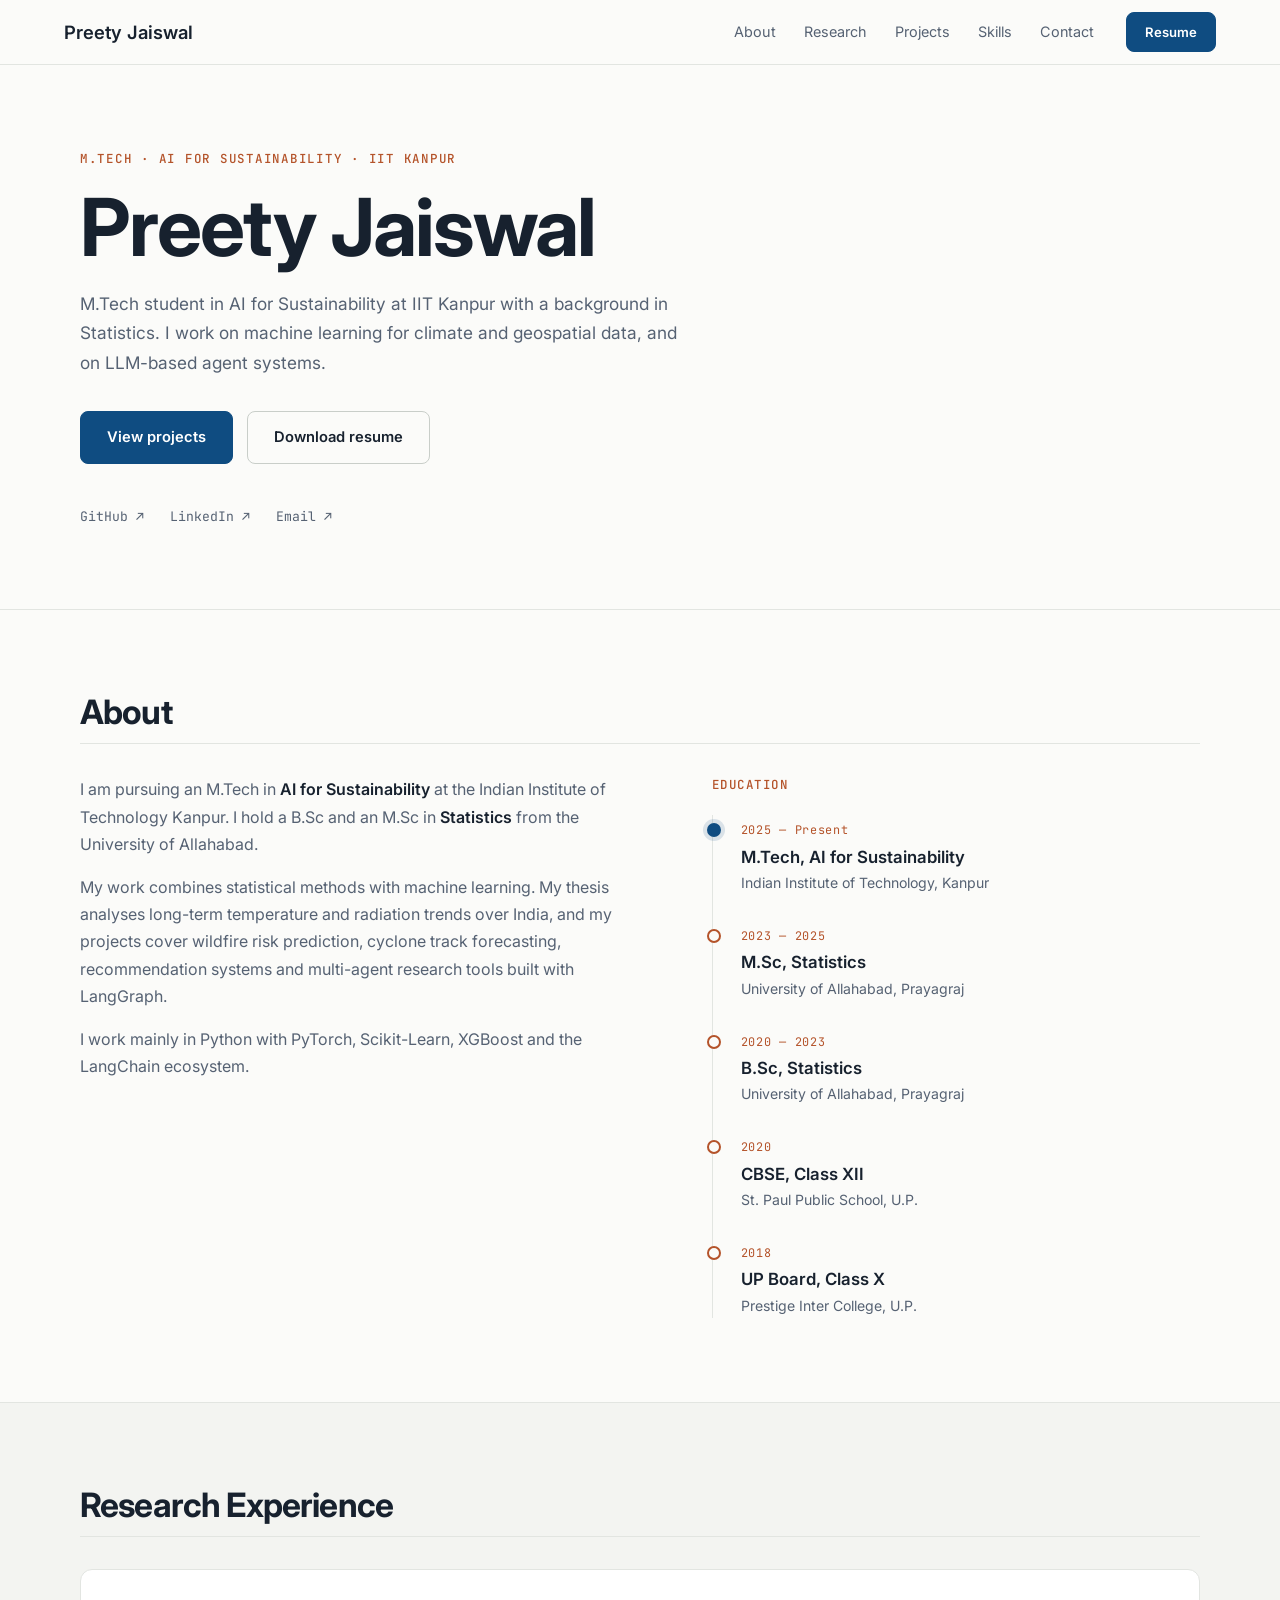
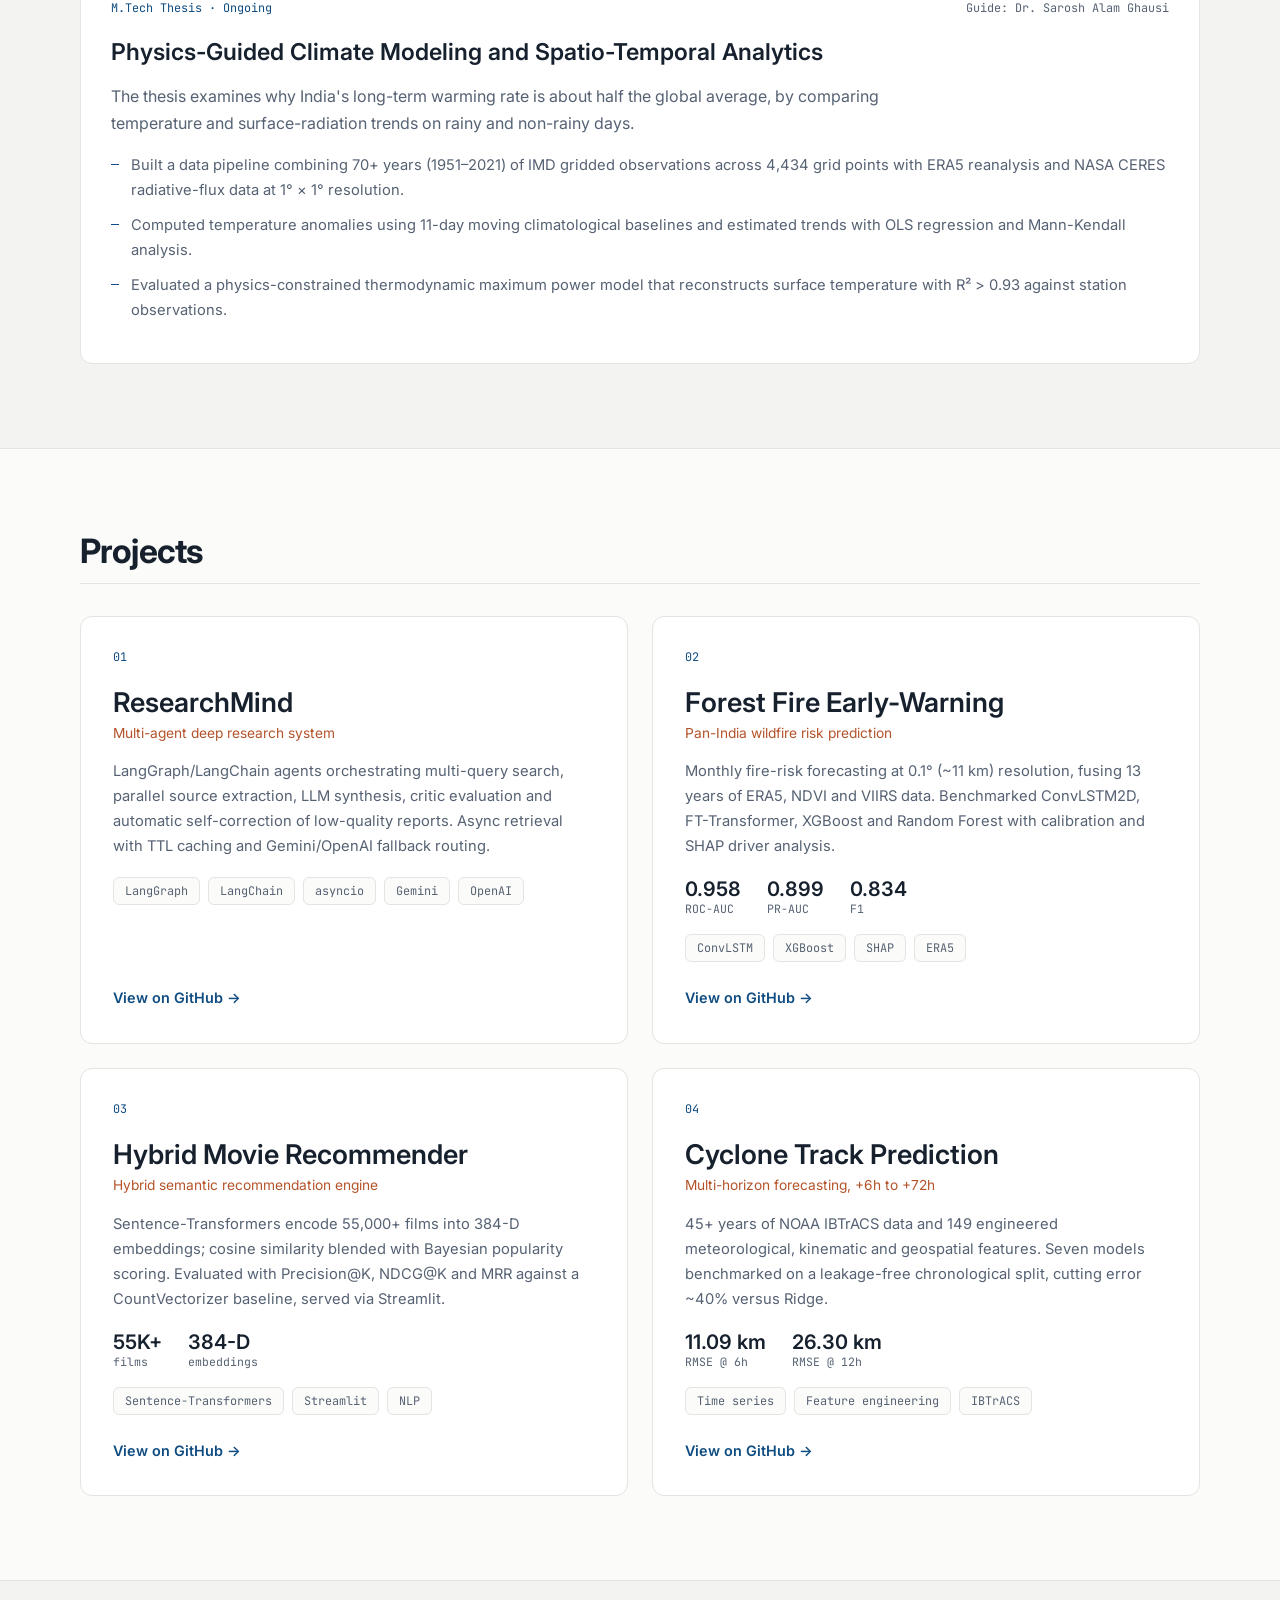
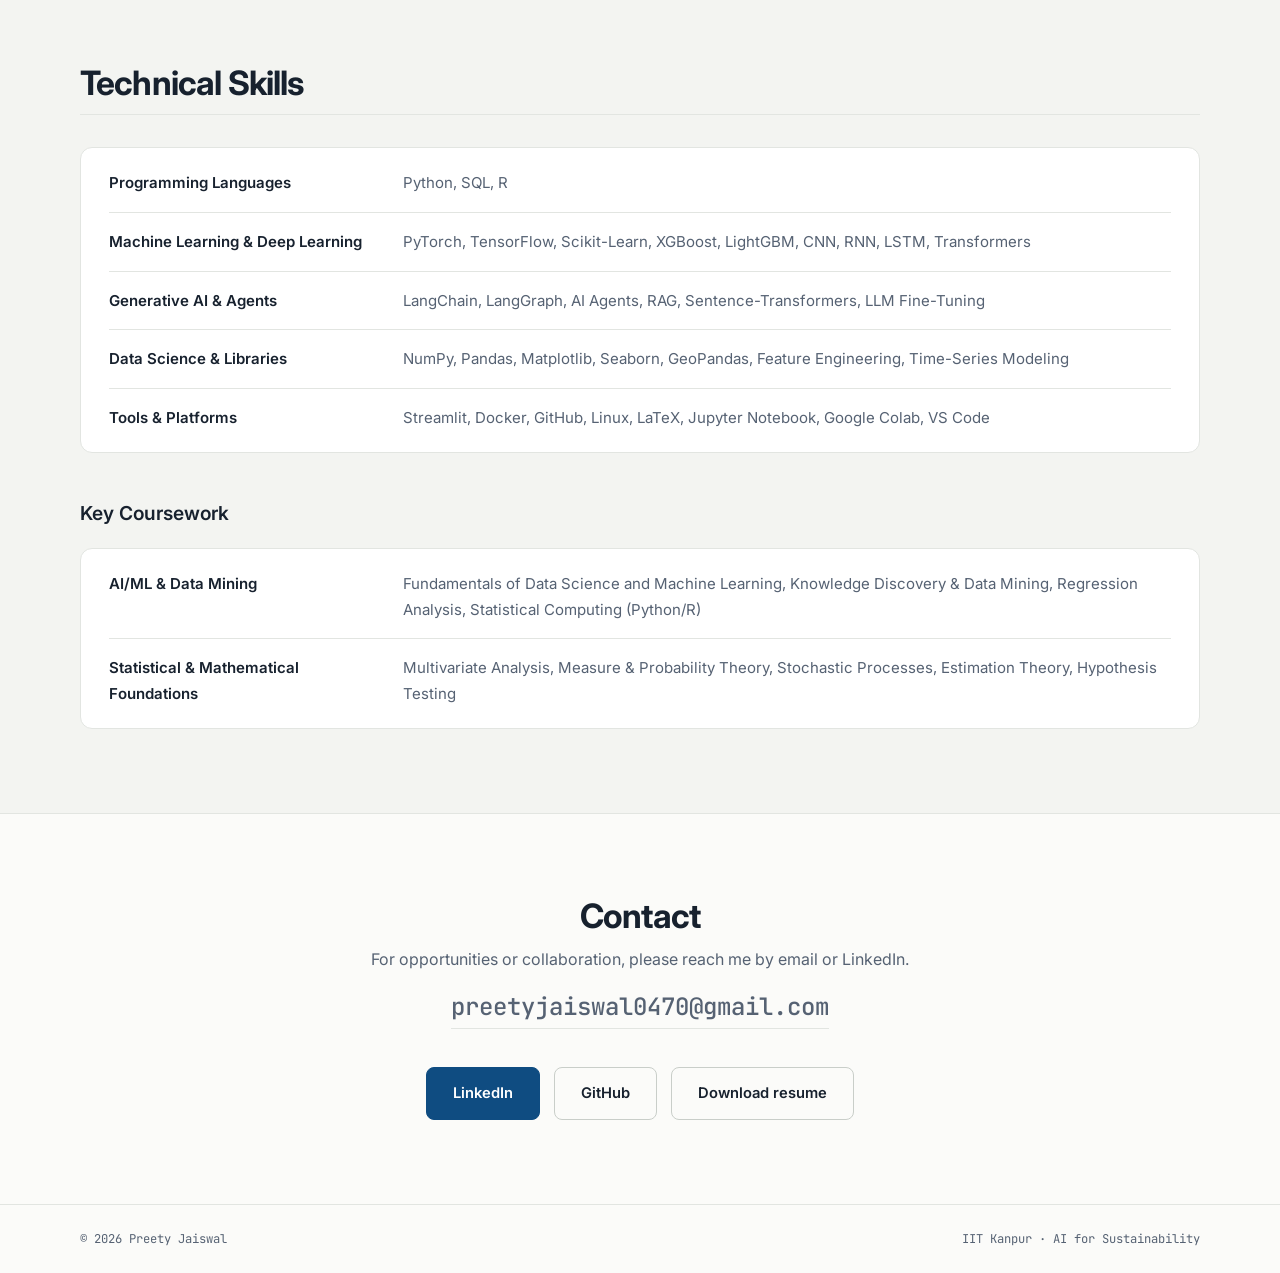
<file: index.html>
<!DOCTYPE html>
<html lang="en">
<head>
<meta charset="UTF-8">
<meta name="viewport" content="width=device-width, initial-scale=1">
<title>Preety Jaiswal — AI for Sustainability</title>
<meta name="description" content="Portfolio of Preety Jaiswal — M.Tech (AI for Sustainability), IIT Kanpur. Climate modeling, spatio-temporal ML and multi-agent AI systems.">
<link rel="preconnect" href="https://fonts.googleapis.com">
<link rel="preconnect" href="https://fonts.gstatic.com" crossorigin>
<link href="https://fonts.googleapis.com/css2?family=Inter:wght@400;500;600;700&family=JetBrains+Mono:wght@400;500&display=swap" rel="stylesheet">
<link rel="stylesheet" href="style.css">
</head>
<body class="ready">

<header id="nav" class="scrolled">
  <a href="#top" class="logo">Preety Jaiswal</a>
  <nav>
    <a href="#about">About</a>
    <a href="#research">Research</a>
    <a href="#projects">Projects</a>
    <a href="#skills">Skills</a>
    <a href="#contact">Contact</a>
  </nav>
  <a class="btn small" href="assets/Preety_Jaiswal_Resume.pdf" target="_blank" rel="noopener">Resume</a>
</header>

<main id="top">

<section class="hero">
  <div class="wrap hero-inner">
    <p class="eyebrow">M.Tech · AI for Sustainability · IIT Kanpur</p>
    <h1>Preety Jaiswal</h1>
    <p class="lede">M.Tech student in AI for Sustainability at IIT Kanpur with a background in Statistics. I work on machine learning for climate and geospatial data, and on LLM-based agent systems.</p>
    <div class="cta">
      <a class="btn" href="#projects">View projects</a>
      <a class="btn ghost" href="assets/Preety_Jaiswal_Resume.pdf" target="_blank" rel="noopener">Download resume</a>
    </div>
    <div class="socials">
      <a href="https://github.com/PreetyJaiswal175" target="_blank" rel="noopener">GitHub ↗</a>
      <a href="https://www.linkedin.com/in/preety-jaiswal-72a6a9235" target="_blank" rel="noopener">LinkedIn ↗</a>
      <a href="mailto:preetyjaiswal0470@gmail.com">Email ↗</a>
    </div>
  </div>
</section>

<section id="about">
  <div class="wrap">
    <h2>About</h2>
    <div class="about-grid">
      <div >
        <p>I am pursuing an M.Tech in <b>AI for Sustainability</b> at the Indian Institute of Technology Kanpur. I hold a B.Sc and an M.Sc in <b>Statistics</b> from the University of Allahabad.</p>
        <p>My work combines statistical methods with machine learning. My thesis analyses long-term temperature and radiation trends over India, and my projects cover wildfire risk prediction, cyclone track forecasting, recommendation systems and multi-agent research tools built with LangGraph.</p>
        <p>I work mainly in Python with PyTorch, Scikit-Learn, XGBoost and the LangChain ecosystem.</p>
      </div>
      <div><h3 class="col-h">Education</h3><ol class="timeline">
        <li><time>2025 — Present</time><h3>M.Tech, AI for Sustainability</h3><p>Indian Institute of Technology, Kanpur</p></li>
        <li><time>2023 — 2025</time><h3>M.Sc, Statistics</h3><p>University of Allahabad, Prayagraj</p></li>
        <li><time>2020 — 2023</time><h3>B.Sc, Statistics</h3><p>University of Allahabad, Prayagraj</p></li>
        <li><time>2020</time><h3>CBSE, Class XII</h3><p>St. Paul Public School, U.P.</p></li>
        <li><time>2018</time><h3>UP Board, Class X</h3><p>Prestige Inter College, U.P.</p></li>
      </ol></div>
    </div>
  </div>
</section>

<section id="research" class="alt">
  <div class="wrap">
    <h2>Research Experience</h2>
    <article class="card">
      <div class="p-top"><span class="p-num">M.Tech Thesis · Ongoing</span><span class="p-date">Guide: Dr. Sarosh Alam Ghausi</span></div>
      <h3 class="r-title">Physics-Guided Climate Modeling and Spatio-Temporal Analytics</h3>
      <p class="r-desc">The thesis examines why India's long-term warming rate is about half the global average, by comparing temperature and surface-radiation trends on rainy and non-rainy days.</p>
      <ul>
        <li>Built a data pipeline combining 70+ years (1951–2021) of IMD gridded observations across 4,434 grid points with ERA5 reanalysis and NASA CERES radiative-flux data at 1° × 1° resolution.</li>
        <li>Computed temperature anomalies using 11-day moving climatological baselines and estimated trends with OLS regression and Mann-Kendall analysis.</li>
        <li>Evaluated a physics-constrained thermodynamic maximum power model that reconstructs surface temperature with R² &gt; 0.93 against station observations.</li>
      </ul>
    </article>
  </div>
</section>

<section id="projects">
  <div class="wrap">
    <h2>Projects</h2>
    <div class="p-grid">

      <article class="project">
        <div class="p-top"><span class="p-num">01</span></div>
        <h3>ResearchMind</h3>
        <p class="p-sub">Multi-agent deep research system</p>
        <p>LangGraph/LangChain agents orchestrating multi-query search, parallel source extraction, LLM synthesis, critic evaluation and automatic self-correction of low-quality reports. Async retrieval with TTL caching and Gemini/OpenAI fallback routing.</p>
        <div class="chips"><i>LangGraph</i><i>LangChain</i><i>asyncio</i><i>Gemini</i><i>OpenAI</i></div>
        <a href="https://github.com/PreetyJaiswal175/AI-deep-research-agent" target="_blank" rel="noopener">View on GitHub <b>→</b></a>
      </article>

      <article class="project">
        <div class="p-top"><span class="p-num">02</span></div>
        <h3>Forest Fire Early-Warning</h3>
        <p class="p-sub">Pan-India wildfire risk prediction</p>
        <p>Monthly fire-risk forecasting at 0.1° (~11 km) resolution, fusing 13 years of ERA5, NDVI and VIIRS data. Benchmarked ConvLSTM2D, FT-Transformer, XGBoost and Random Forest with calibration and SHAP driver analysis.</p>
        <div class="metrics"><div><b>0.958</b>ROC-AUC</div><div><b>0.899</b>PR-AUC</div><div><b>0.834</b>F1</div></div>
        <div class="chips"><i>ConvLSTM</i><i>XGBoost</i><i>SHAP</i><i>ERA5</i></div>
        <a href="https://github.com/PreetyJaiswal175/Fire-Prediction" target="_blank" rel="noopener">View on GitHub <b>→</b></a>
      </article>

      <article class="project">
        <div class="p-top"><span class="p-num">03</span></div>
        <h3>Hybrid Movie Recommender</h3>
        <p class="p-sub">Hybrid semantic recommendation engine</p>
        <p>Sentence-Transformers encode 55,000+ films into 384-D embeddings; cosine similarity blended with Bayesian popularity scoring. Evaluated with Precision@K, NDCG@K and MRR against a CountVectorizer baseline, served via Streamlit.</p>
        <div class="metrics"><div><b>55K+</b>films</div><div><b>384-D</b>embeddings</div></div>
        <div class="chips"><i>Sentence-Transformers</i><i>Streamlit</i><i>NLP</i></div>
        <a href="https://github.com/PreetyJaiswal175/AI-Movie-Recommendation" target="_blank" rel="noopener">View on GitHub <b>→</b></a>
      </article>

      <article class="project">
        <div class="p-top"><span class="p-num">04</span></div>
        <h3>Cyclone Track Prediction</h3>
        <p class="p-sub">Multi-horizon forecasting, +6h to +72h</p>
        <p>45+ years of NOAA IBTrACS data and 149 engineered meteorological, kinematic and geospatial features. Seven models benchmarked on a leakage-free chronological split, cutting error ~40% versus Ridge.</p>
        <div class="metrics"><div><b>11.09 km</b>RMSE @ 6h</div><div><b>26.30 km</b>RMSE @ 12h</div></div>
        <div class="chips"><i>Time series</i><i>Feature engineering</i><i>IBTrACS</i></div>
        <a href="https://github.com/PreetyJaiswal175/Cyclone_Track_Prediction" target="_blank" rel="noopener">View on GitHub <b>→</b></a>
      </article>

    </div>
  </div>
</section>

<section id="skills" class="alt">
  <div class="wrap">
    <h2>Technical Skills</h2>
    <dl class="s-list">
      <div class="s-row"><dt>Programming Languages</dt><dd>Python, SQL, R</dd></div>
      <div class="s-row"><dt>Machine Learning &amp; Deep Learning</dt><dd>PyTorch, TensorFlow, Scikit-Learn, XGBoost, LightGBM, CNN, RNN, LSTM, Transformers</dd></div>
      <div class="s-row"><dt>Generative AI &amp; Agents</dt><dd>LangChain, LangGraph, AI Agents, RAG, Sentence-Transformers, LLM Fine-Tuning</dd></div>
      <div class="s-row"><dt>Data Science &amp; Libraries</dt><dd>NumPy, Pandas, Matplotlib, Seaborn, GeoPandas, Feature Engineering, Time-Series Modeling</dd></div>
      <div class="s-row"><dt>Tools &amp; Platforms</dt><dd>Streamlit, Docker, GitHub, Linux, LaTeX, Jupyter Notebook, Google Colab, VS Code</dd></div>
    </dl>

    <h3 class="sub-h">Key Coursework</h3>
    <dl class="s-list">
      <div class="s-row"><dt>AI/ML &amp; Data Mining</dt><dd>Fundamentals of Data Science and Machine Learning, Knowledge Discovery &amp; Data Mining, Regression Analysis, Statistical Computing (Python/R)</dd></div>
      <div class="s-row"><dt>Statistical &amp; Mathematical Foundations</dt><dd>Multivariate Analysis, Measure &amp; Probability Theory, Stochastic Processes, Estimation Theory, Hypothesis Testing</dd></div>
    </dl>
  </div>
</section>

<section id="contact">
  <div class="wrap contact">
    <h2>Contact</h2>
    <p class="c-line">For opportunities or collaboration, please reach me by email or LinkedIn.</p>
    <a class="mail" href="mailto:preetyjaiswal0470@gmail.com">preetyjaiswal0470@gmail.com</a>
    <div class="cta">
      <a class="btn" href="https://www.linkedin.com/in/preety-jaiswal-72a6a9235" target="_blank" rel="noopener">LinkedIn</a>
      <a class="btn ghost" href="https://github.com/PreetyJaiswal175" target="_blank" rel="noopener">GitHub</a>
      <a class="btn ghost" href="assets/Preety_Jaiswal_Resume.pdf" target="_blank" rel="noopener">Download resume</a>
    </div>
  </div>
</section>

</main>
<footer><div class="wrap"><span>© 2026 Preety Jaiswal</span><span>IIT Kanpur · AI for Sustainability</span></div></footer>
</body>
</html>
</file>
<file: style.css>
:root{
  --bg:#fbfbf9;--bg2:#f3f4f1;--card:#ffffff;--line:#e2e5e1;
  --text:#17212e;--mute:#566273;--warm:#0f4c81;--hot:#0f4c81;--cool:#b4532a;
  --serif:'Inter',system-ui,sans-serif;--sans:'Inter',system-ui,sans-serif;--mono:'JetBrains Mono',ui-monospace,monospace;
  --ease:ease;
}
*{box-sizing:border-box;margin:0;padding:0}
html{scroll-padding-top:80px}
body{background:var(--bg);color:var(--text);font:400 16px/1.7 var(--sans);overflow-x:hidden;-webkit-font-smoothing:antialiased}
a{color:inherit;text-decoration:none}
ul,ol{list-style:none}
::selection{background:var(--warm);color:#fff}
.wrap{width:min(1120px,90vw);margin:0 auto}
section{padding:84px 0;position:relative}
.alt{background:var(--bg2);border-block:1px solid var(--line)}
h1,h2{font-family:var(--serif);font-weight:700;letter-spacing:-.025em;line-height:1.05;text-wrap:balance}
h2{font-size:clamp(1.6rem,3vw,2.1rem);margin-bottom:32px;padding-bottom:14px;border-bottom:1px solid var(--line)}
h2 em,h1 em{font-style:normal;color:var(--warm)}
h3{font-size:1.05rem;font-weight:600}
.tag,.eyebrow{font:500 .78rem var(--mono);letter-spacing:.14em;text-transform:uppercase;color:var(--cool);margin-bottom:18px}
.sub{color:var(--mute);margin:-12px 0 48px}
b{font-weight:600}

/* chrome */
#nav{position:fixed;top:0;left:0;right:0;z-index:50;display:flex;align-items:center;gap:32px;padding:18px 5vw;transition:.4s var(--ease)}
#nav.scrolled{background:rgba(251,251,249,.9);backdrop-filter:blur(14px);border-bottom:1px solid var(--line);padding-block:12px}
.logo{font:600 1.15rem var(--serif)}.logo i{color:var(--warm);font-style:normal}
#nav nav{margin-left:auto;display:flex;gap:28px;font-size:.9rem;color:var(--mute)}
#nav nav a{position:relative;transition:color .3s}
#nav nav a::after{content:"";position:absolute;left:0;bottom:-6px;height:1px;width:100%;background:var(--warm);transform:scaleX(0);transform-origin:right;transition:transform .4s var(--ease)}
#nav nav a:hover,#nav nav a.on{color:var(--text)}
#nav nav a:hover::after,#nav nav a.on::after{transform:scaleX(1);transform-origin:left}
.btn{display:inline-block;padding:13px 26px;border-radius:8px;background:var(--warm);color:#fff;font-weight:600;font-size:.92rem;border:1px solid var(--warm);transition:transform .3s var(--ease),box-shadow .3s,background .3s,color .3s}
.btn:hover{background:#0b3a63;border-color:#0b3a63}
.btn.ghost{background:transparent;color:var(--text);border-color:#c9cec9}
.btn.ghost:hover{background:transparent;border-color:var(--warm);color:var(--warm)}
.btn.small{padding:8px 18px;font-size:.82rem}

/* hero */
.hero{padding:150px 0 84px;border-bottom:1px solid var(--line)}
.hero-inner{position:relative;z-index:2}
h1{font-size:clamp(2.8rem,7vw,5rem);margin-bottom:20px}
h1 .line{display:inline}
.lede{max-width:600px;color:var(--mute);font-size:1.08rem;margin:18px 0 34px}
.cta{display:flex;gap:14px;flex-wrap:wrap}
.socials{display:flex;gap:26px;margin-top:44px;font:.82rem var(--mono);color:var(--mute)}
.socials a:hover{color:var(--warm)}


/* about */
.about-grid{display:grid;grid-template-columns:1.15fr 1fr;gap:70px;margin-top:20px}
.about-grid p{color:var(--mute);margin-bottom:16px}.about-grid p b{color:var(--text)}
.stats{display:grid;grid-template-columns:repeat(3,1fr);gap:20px;margin-top:38px;padding-top:30px;border-top:1px solid var(--line)}
.stats b{display:block;font:600 2rem var(--serif);color:var(--warm);line-height:1.1}
.stats span{font-size:.8rem;color:var(--mute);line-height:1.4;display:block;margin-top:6px}
.timeline{border-left:1px solid var(--line);padding-left:28px;display:grid;gap:26px}
.timeline li{position:relative}
.timeline li::before{content:"";position:absolute;left:-33.5px;top:8px;width:10px;height:10px;border-radius:50%;background:var(--bg);border:2px solid var(--cool);transition:.3s}
.timeline li:first-child::before{background:var(--warm);border-color:var(--warm);box-shadow:0 0 0 4px rgba(15,76,129,.14)}
.timeline time{font:.74rem var(--mono);color:var(--cool);letter-spacing:.06em}
.timeline p{font-size:.88rem;color:var(--mute);margin:0}

/* research */
.r-stats{display:grid;grid-template-columns:repeat(4,1fr);gap:1px;background:var(--line);border:1px solid var(--line);border-radius:12px;overflow:hidden;margin-bottom:28px}
.r-stats>div{background:var(--card);padding:30px 24px}
.r-stats b{display:block;font:600 clamp(2rem,3.6vw,2.9rem) var(--serif);line-height:1;color:var(--warm)}
.r-stats i{display:block;font:normal .74rem var(--mono);color:var(--cool);margin:8px 0 10px}
.r-stats span{font-size:.84rem;color:var(--mute);line-height:1.5;display:block}
.r-grid{display:grid;grid-template-columns:1.2fr 1fr;gap:24px}
.card{background:var(--card);border:1px solid var(--line);border-radius:12px;padding:30px;transition:border-color .2s,box-shadow .2s}
.card:hover{border-color:#c5cbd3;box-shadow:0 6px 20px -12px rgba(23,33,46,.25)}
.card h3{margin-bottom:16px}
.card ul:not(.data) li{position:relative;padding-left:20px;color:var(--mute);font-size:.92rem;margin-bottom:10px}
.card ul:not(.data) li::before{content:"";position:absolute;left:0;top:.7em;width:8px;height:1px;background:var(--warm)}
.card li b{color:var(--text)}
code{font:.82rem var(--mono);color:var(--warm);background:rgba(15,76,129,.08);padding:2px 7px;border-radius:5px}
.data li{display:grid;grid-template-columns:64px 1fr;gap:14px;padding:12px 0;border-bottom:1px solid var(--line);font-size:.88rem}
.data b{font:500 .8rem var(--mono);color:var(--cool)}.data span{color:var(--mute)}
.note{font-size:.84rem;color:var(--mute);margin-top:16px}
.findings{display:grid;grid-template-columns:repeat(3,1fr);gap:24px;margin-top:48px}
.findings>div{border-top:1px solid var(--line);padding-top:20px}
.findings span{font:.76rem var(--mono);color:var(--warm)}
.findings h4{font:600 1.2rem/1.25 var(--serif);margin:8px 0 10px}
.findings p{font-size:.9rem;color:var(--mute)}

/* projects */
.p-grid{display:grid;grid-template-columns:repeat(2,1fr);gap:24px;margin-top:24px}
.project{position:relative;background:var(--card);border:1px solid var(--line);border-radius:12px;padding:32px;display:flex;flex-direction:column;transition:border-color .2s,box-shadow .2s,opacity .5s ease,transform .5s ease}
.project:hover{border-color:#c5cbd3;box-shadow:0 8px 24px -14px rgba(23,33,46,.3)}
.p-top{display:flex;justify-content:space-between;font:.74rem var(--mono);color:var(--mute);margin-bottom:22px}
.p-num{color:var(--warm)}
.project h3{font:600 1.7rem/1.15 var(--serif)}
.p-sub{color:var(--cool);font-size:.86rem;margin:4px 0 14px}
.project>p:not(.p-sub){color:var(--mute);font-size:.92rem;margin-bottom:18px}
.metrics{display:flex;gap:26px;margin-bottom:18px;font:.72rem var(--mono);color:var(--mute)}
.metrics b{display:block;font:600 1.25rem var(--serif);color:var(--text)}
.chips{display:flex;flex-wrap:wrap;gap:8px}
.chips i{font:normal .74rem var(--mono);padding:5px 11px;border:1px solid var(--line);border-radius:6px;color:var(--mute);background:var(--bg)}
.project>a{margin-top:auto;padding-top:24px;font-weight:600;font-size:.9rem;color:var(--warm)}
.project>a b{display:inline-block;transition:transform .3s var(--ease)}
.project>a:hover b{transform:translateX(3px)}

/* skills */
.s-grid{display:grid;grid-template-columns:repeat(3,1fr);gap:20px}

/* contact */
.contact{text-align:center}
.big{font-size:clamp(2.4rem,7vw,5.2rem)}
.mail{display:inline-block;font:500 clamp(1rem,2.6vw,1.5rem) var(--mono);color:var(--mute);margin:10px 0 38px;border-bottom:1px solid var(--line);padding-bottom:6px;transition:color .3s,border-color .3s}
.mail:hover{color:var(--warm);border-color:var(--warm)}
.contact .cta{justify-content:center}
footer{border-top:1px solid var(--line);padding:26px 0;font:.76rem var(--mono);color:var(--mute)}
footer .wrap{display:flex;justify-content:space-between;gap:16px;flex-wrap:wrap}

@media(max-width:900px){
  section{padding:84px 0}
  #nav nav{display:none}#nav .btn{margin-left:auto}
  .about-grid,.r-grid,.p-grid{grid-template-columns:1fr;gap:40px}
  .p-grid,.r-grid{gap:20px}
  .r-stats{grid-template-columns:repeat(2,1fr)}
  .findings,.s-grid{grid-template-columns:1fr}
}
@media(max-width:520px){.stats{grid-template-columns:1fr}.r-stats{grid-template-columns:1fr}.project{padding:24px}}
@media(prefers-reduced-motion:reduce){
  *,*::before,*::after{animation:none!important;transition:none!important}
  html{scroll-behavior:auto}
  .reveal{opacity:1;transform:none}
  h1 .line>span{transform:none}
}

/* static refinements */
.col-h{font:500 .78rem var(--mono);letter-spacing:.12em;text-transform:uppercase;color:var(--cool);margin-bottom:22px}
.r-title{font:600 1.45rem/1.25 var(--serif);margin-bottom:10px}
.r-desc{color:var(--mute);margin-bottom:16px;max-width:820px}
.c-line{color:var(--mute);margin-bottom:8px}
.contact h2{border:0;padding:0;margin-bottom:12px}
.card:hover,.project:hover{box-shadow:none}
.s-list{background:var(--card);border:1px solid var(--line);border-radius:12px;padding:6px 28px}
.s-row{display:grid;grid-template-columns:270px 1fr;gap:24px;padding:16px 0;border-bottom:1px solid var(--line)}
.s-row:last-child{border-bottom:0}
.s-row dt{font-weight:600;font-size:.94rem}
.s-row dd{color:var(--mute);font-size:.94rem}
.sub-h{font-size:1.2rem;font-weight:600;margin:44px 0 18px}
@media(max-width:700px){.s-row{grid-template-columns:1fr;gap:4px}.s-list{padding:6px 20px}}
</file>
